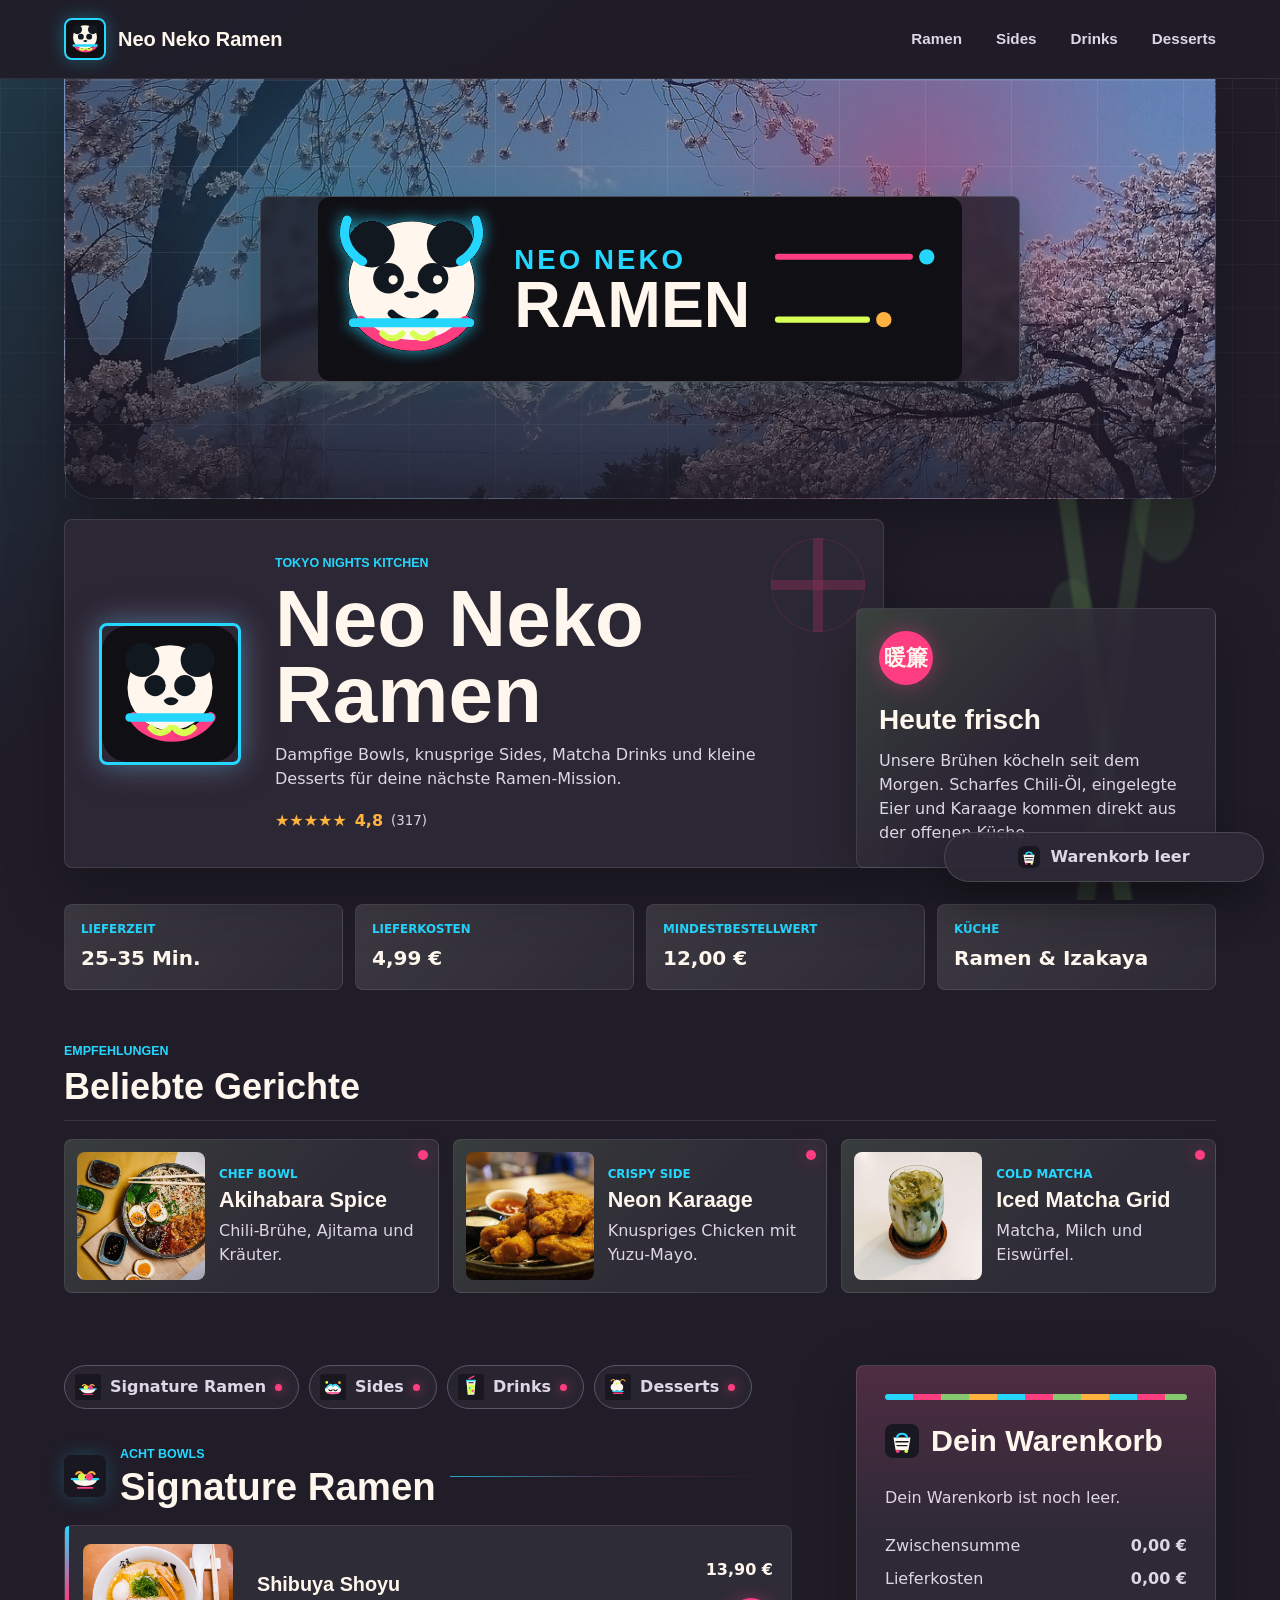
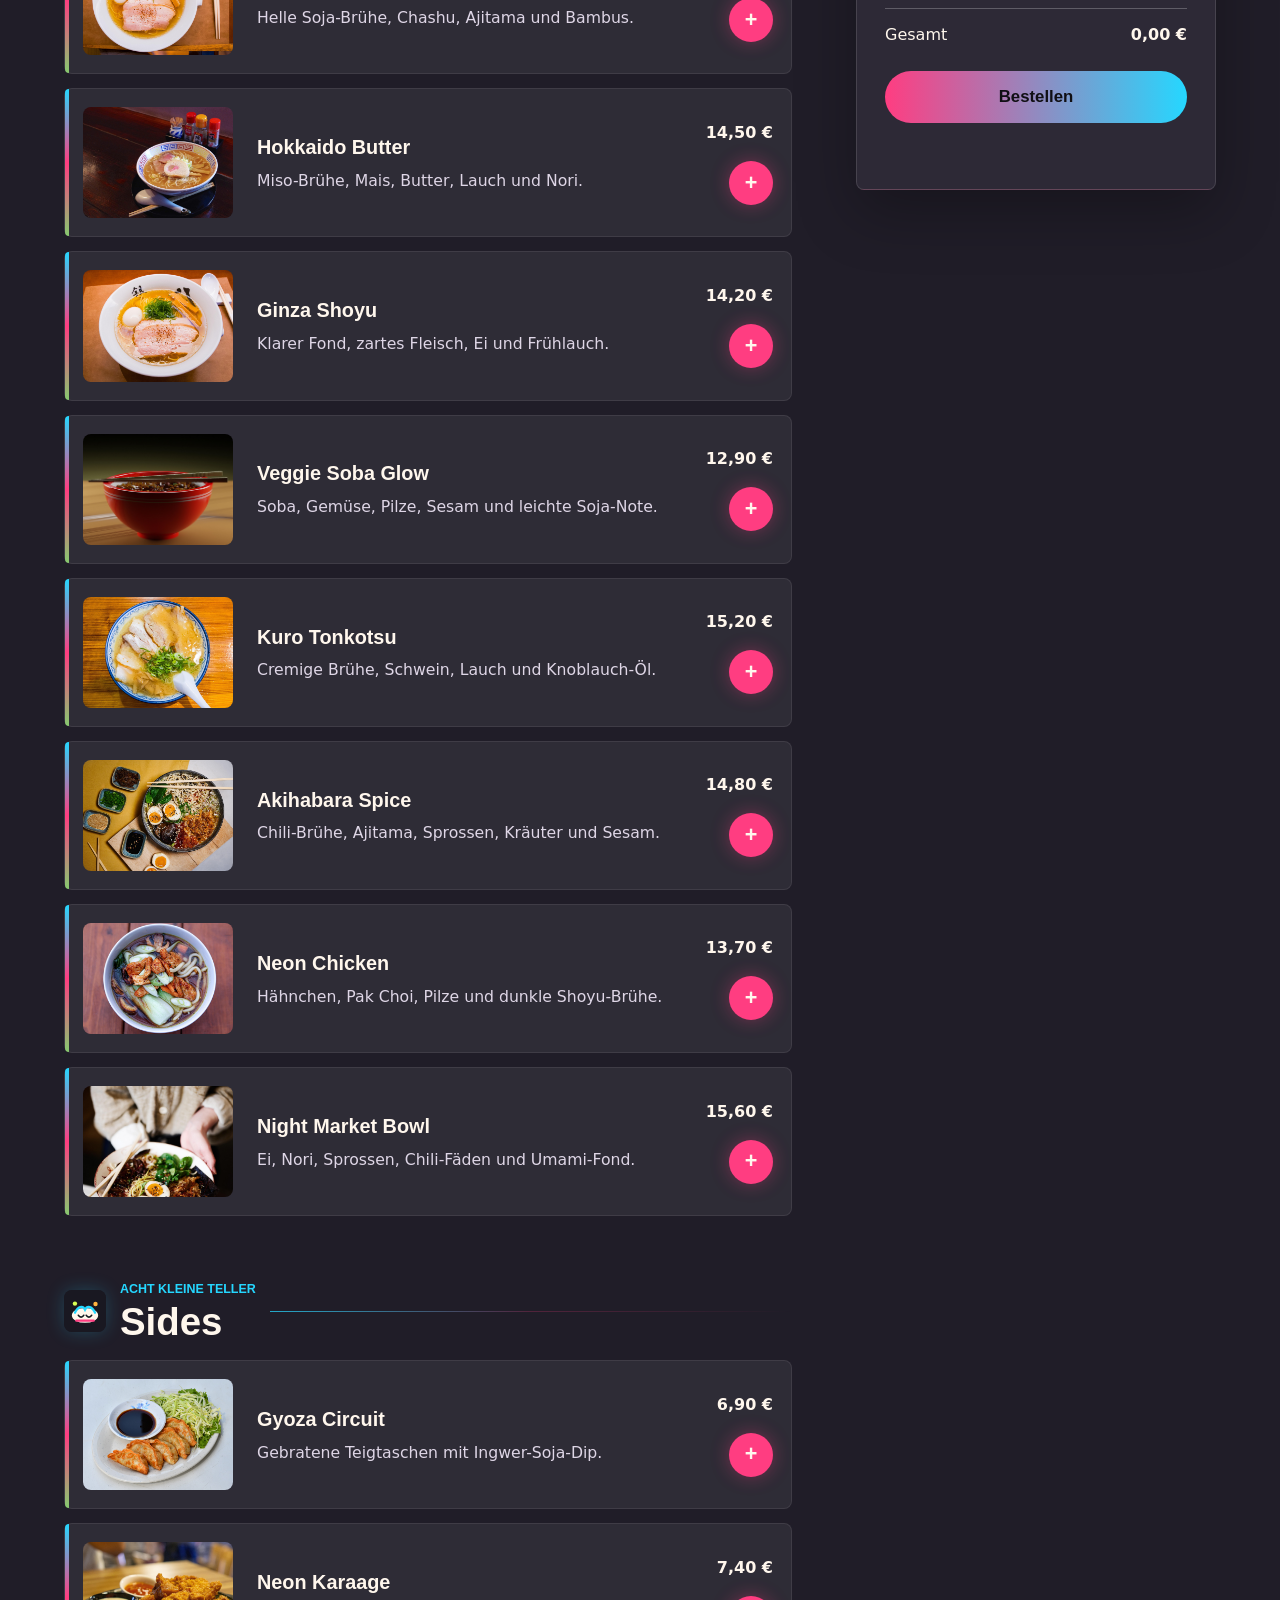
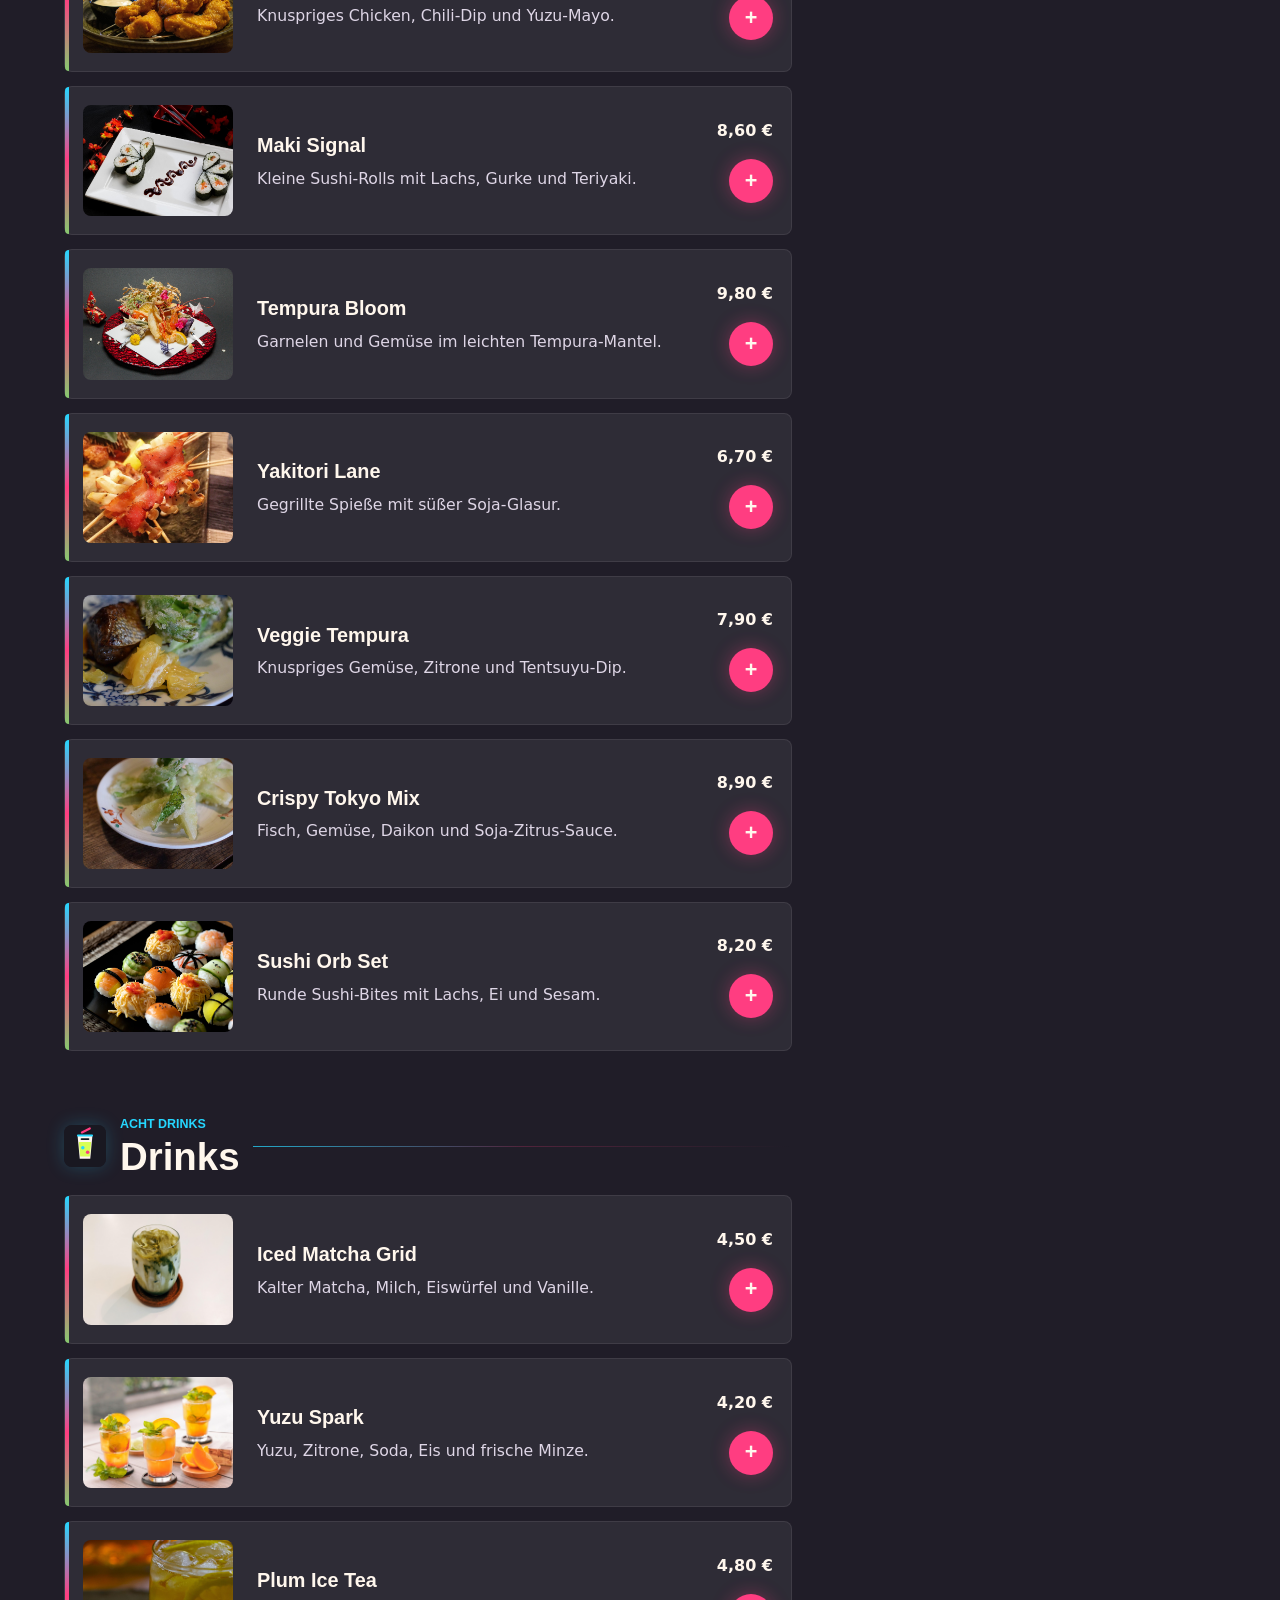
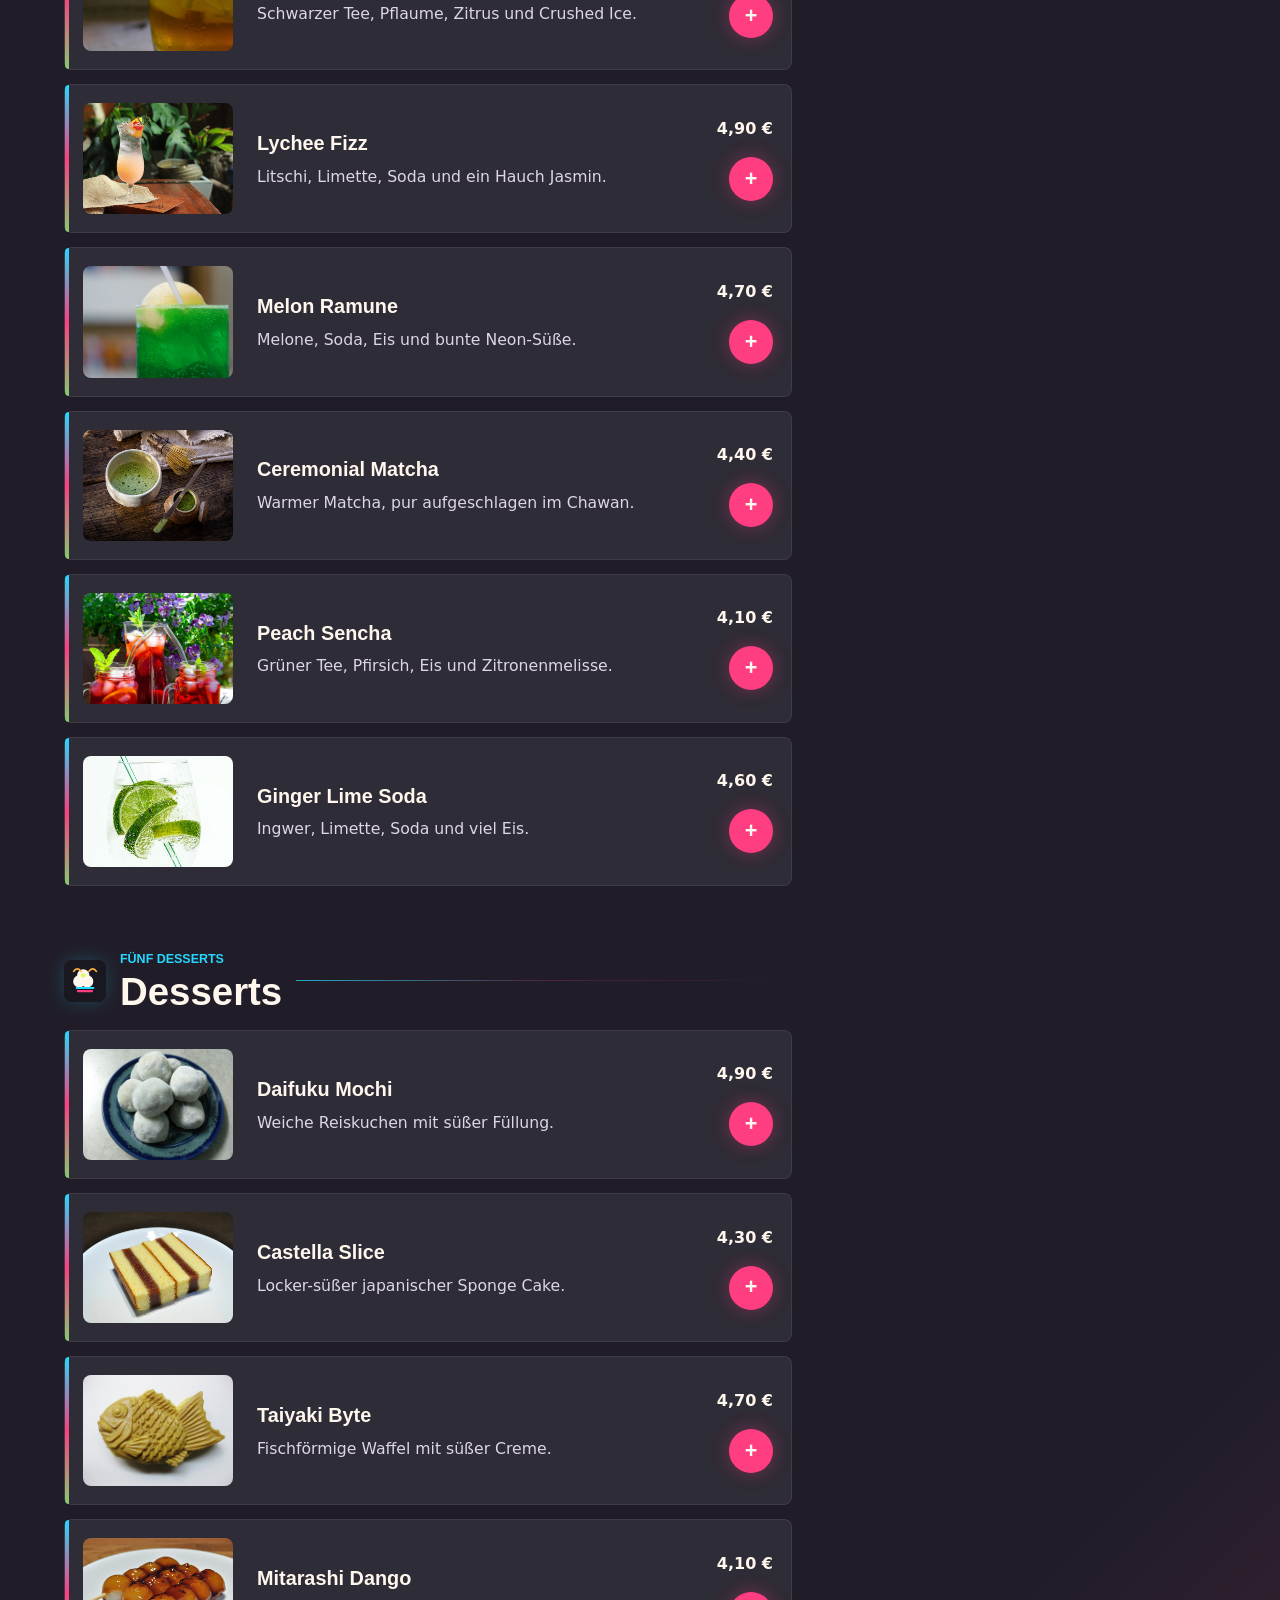
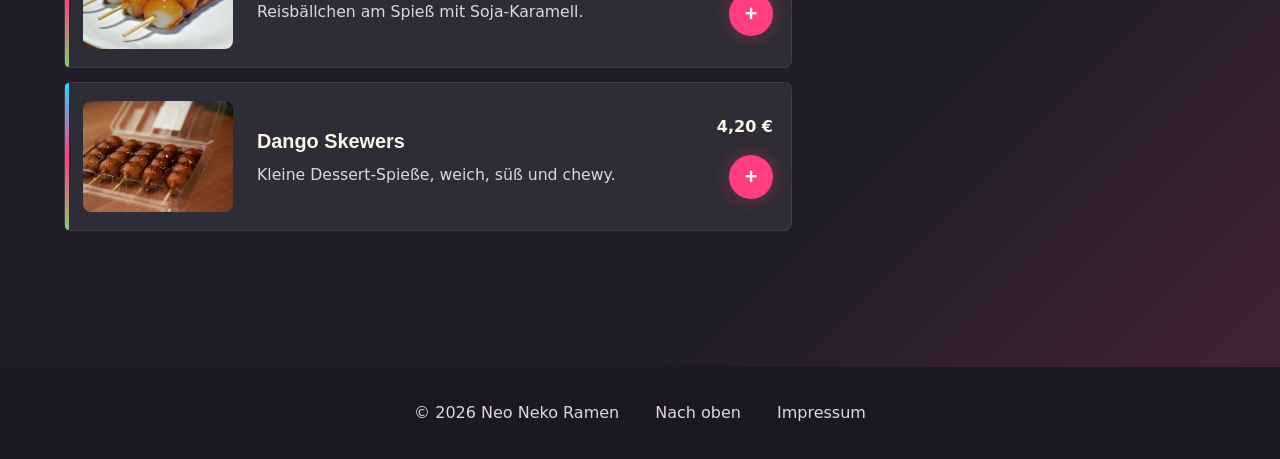
<file: index.html>
<!DOCTYPE html>
<html lang="de">
  <head>
    <meta charset="UTF-8">
    <meta name="viewport" content="width=device-width, initial-scale=1.0">
    <meta
      name="description"
      content="Bestellseite für ein Neo Tokyo Ramen Restaurant."
    >
    <title>Neo Neko Ramen</title>
    <link rel="icon" href="./assets/icons/favicon.svg" type="image/svg+xml">
    <link rel="stylesheet" href="./style.css">
  </head>
  <body>
    <div data-component="./components/app-shell.html"></div>
    <script src="./js/data/menu-data.js" defer></script>
    <script src="./js/components/molecules/templates.js" defer></script>
    <script src="./js/components/molecules/component-loader.js" defer></script>
    <script src="./js/components/molecules/mobile-menu.js" defer></script>
    <script src="./js/components/molecules/menu-renderer.js" defer></script>
    <script src="./js/components/molecules/add-feedback.js" defer></script>
    <script src="./js/components/molecules/basket-renderer.js" defer></script>
    <script src="./js/components/molecules/basket-controller.js" defer></script>
    <script src="./script.js" defer></script>
  </body>
</html>
</file>
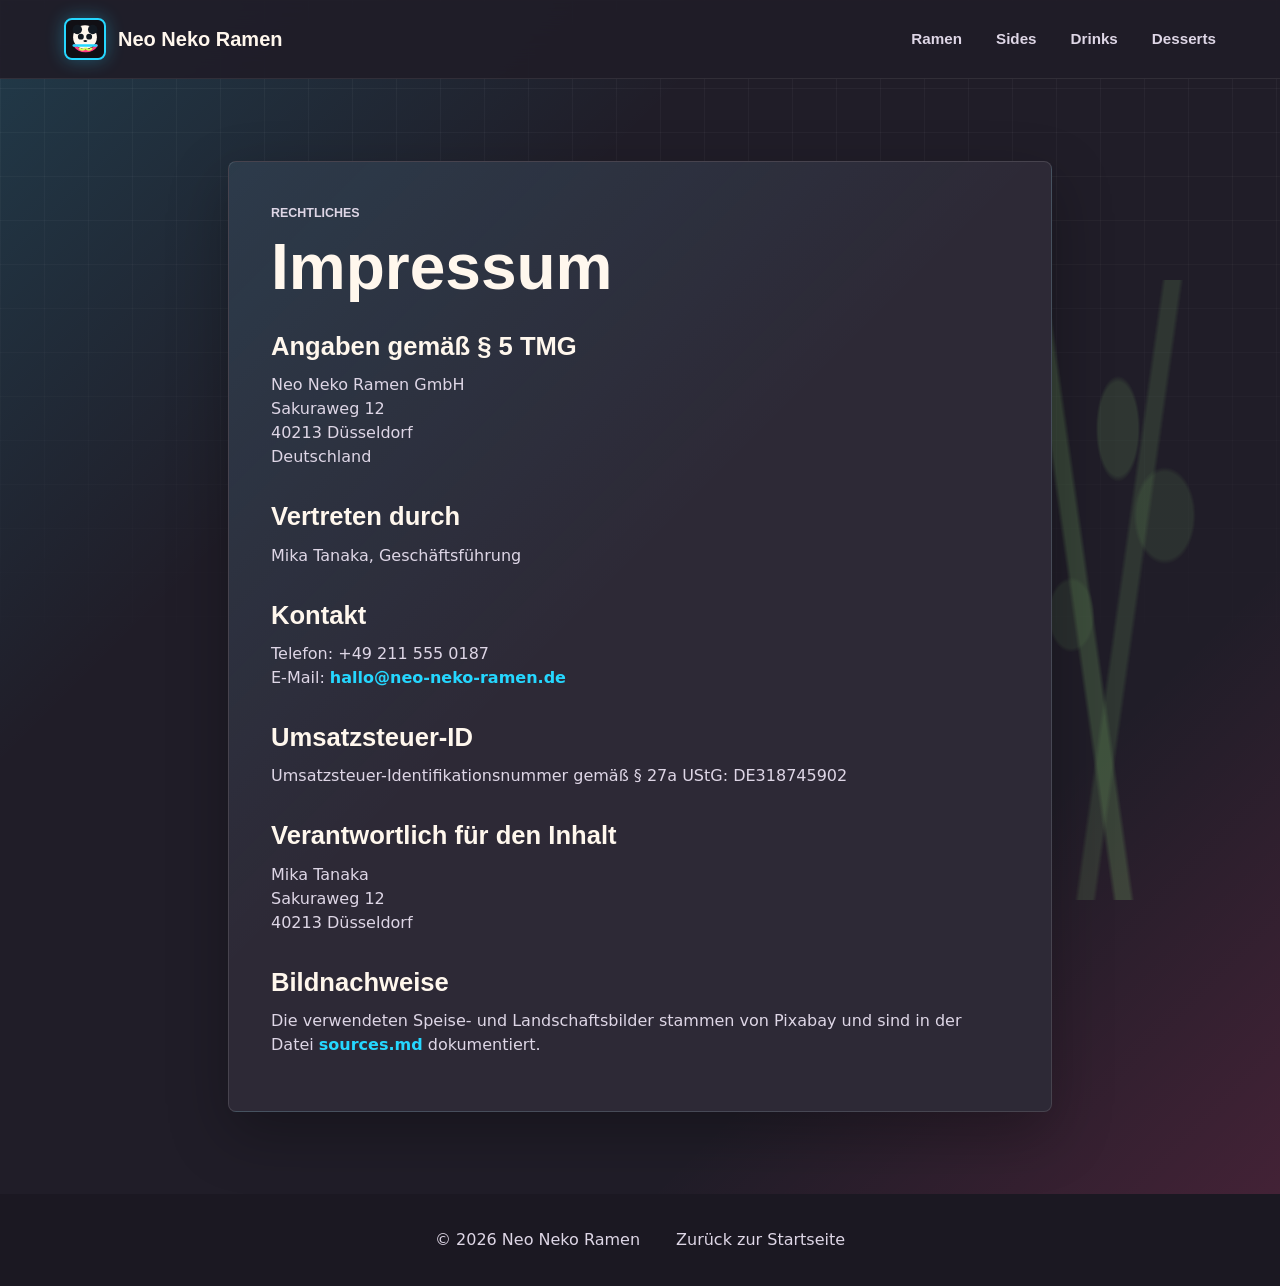
<file: impressum.html>
<!DOCTYPE html>
<html lang="de">
  <head>
    <meta charset="UTF-8">
    <meta name="viewport" content="width=device-width, initial-scale=1.0">
    <meta
      name="description"
      content="Impressum von Neo Neko Ramen."
    >
    <title>Impressum | Neo Neko Ramen</title>
    <link rel="icon" href="./assets/icons/favicon.svg" type="image/svg+xml">
    <link rel="stylesheet" href="./style.css">
  </head>
  <body>
    <header class="site-header">
      <a class="brand" href="./index.html" aria-label="Zur Startseite">
        <img
          class="brand-logo"
          src="./assets/icons/favicon.svg"
          alt=""
          width="42"
          height="42"
        >
        <span class="brand-name">Neo Neko Ramen</span>
      </a>

      <nav class="main-nav" aria-label="Seitennavigation" data-open>
        <a href="./index.html#ramen">Ramen</a>
        <a href="./index.html#sides">Sides</a>
        <a href="./index.html#drinks">Drinks</a>
        <a href="./index.html#desserts">Desserts</a>
      </nav>
    </header>

    <main class="legal-page">
      <article class="legal-card">
        <p class="kicker">Rechtliches</p>
        <h1>Impressum</h1>

        <h2>Angaben gemäß § 5 TMG</h2>
        <p>
          Neo Neko Ramen GmbH<br>
          Sakuraweg 12<br>
          40213 Düsseldorf<br>
          Deutschland
        </p>

        <h2>Vertreten durch</h2>
        <p>Mika Tanaka, Geschäftsführung</p>

        <h2>Kontakt</h2>
        <p>
          Telefon: +49 211 555 0187<br>
          E-Mail: <a href="mailto:hallo@neo-neko-ramen.de">hallo@neo-neko-ramen.de</a>
        </p>

        <h2>Umsatzsteuer-ID</h2>
        <p>Umsatzsteuer-Identifikationsnummer gemäß § 27a UStG: DE318745902</p>

        <h2>Verantwortlich für den Inhalt</h2>
        <p>
          Mika Tanaka<br>
          Sakuraweg 12<br>
          40213 Düsseldorf
        </p>

        <h2>Bildnachweise</h2>
        <p>
          Die verwendeten Speise- und Landschaftsbilder stammen von Pixabay und
          sind in der Datei <a href="./assets/img/sources.md">sources.md</a> dokumentiert.
        </p>
      </article>
    </main>

    <footer class="site-footer">
      <p>&copy; 2026 Neo Neko Ramen</p>
      <a href="./index.html">Zurück zur Startseite</a>
    </footer>
  </body>
</html>
</file>
<file: style.css>
@import url("./style/components/site-header.css");
@import url("./style/components/hero-section.css");
@import url("./style/components/restaurant-details.css");
@import url("./style/components/featured-menu.css");
@import url("./style/components/menu-content.css");
@import url("./style/components/basket.css");
@import url("./style/components/site-footer.css");
@import url("./style/components/legal-page.css");
@import url("./style/layout.css");

:root {
  --bg: #201d28;
  --surface: #2d2936;
  --surface-soft: #3a3445;
  --text: #fff7ed;
  --muted: #ded6e6;
  --line: #5c5368;
  --pink: #ff3d81;
  --cyan: #25d7ff;
  --lime: #d8ff54;
  --amber: #ffb23f;
  --bamboo: #86c96f;
  --paper: #fff7ed;
  --shadow: 0 22px 60px rgba(0, 0, 0, 0.28);
  --content-width: 1440px;
  --font-body: "Segoe UI", system-ui, -apple-system, BlinkMacSystemFont, sans-serif;
  --font-display: "Yu Gothic UI", "Yu Gothic", Meiryo, Bahnschrift, sans-serif;
}

* {
  box-sizing: border-box;
}

html {
  width: 100%;
  scroll-behavior: smooth;
}

body {
  width: 100%;
  margin: 0;
  color: var(--text);
  background:
    linear-gradient(135deg, rgba(37, 215, 255, 0.16), transparent 34rem),
    linear-gradient(315deg, rgba(255, 61, 129, 0.18), transparent 32rem),
    var(--bg);
  font-family: var(--font-body);
  line-height: 1.5;
}

body::before {
  position: fixed;
  inset: 0;
  z-index: -1;
  pointer-events: none;
  content: "";
  background-image:
    linear-gradient(rgba(255, 255, 255, 0.045) 1px, transparent 1px),
    linear-gradient(90deg, rgba(255, 255, 255, 0.045) 1px, transparent 1px);
  background-size: 44px 44px;
  mask-image: linear-gradient(to bottom, #000, transparent 80%);
}

body::after {
  position: fixed;
  right: 0;
  bottom: 0;
  z-index: -1;
  width: min(32vw, 360px);
  height: min(70vh, 620px);
  pointer-events: none;
  content: "";
  background:
    linear-gradient(82deg, transparent 0 43%, rgba(134, 201, 111, 0.4) 44% 47%, transparent 48%),
    linear-gradient(98deg, transparent 0 54%, rgba(134, 201, 111, 0.28) 55% 58%, transparent 59%),
    radial-gradient(ellipse at 55% 24%, rgba(134, 201, 111, 0.28) 0 7%, transparent 8%),
    radial-gradient(ellipse at 68% 38%, rgba(134, 201, 111, 0.22) 0 8%, transparent 9%),
    radial-gradient(ellipse at 42% 54%, rgba(134, 201, 111, 0.2) 0 7%, transparent 8%);
  opacity: 0.55;
}

a {
  color: inherit;
  text-decoration: none;
}

img {
  display: block;
  max-width: 100%;
}

button {
  min-height: 44px;
  border: 0;
  border-radius: 999px;
  color: inherit;
  font: inherit;
  cursor: pointer;
}

button:focus-visible,
a:focus-visible {
  outline: 3px solid var(--lime);
  outline-offset: 4px;
}

h1,
h2,
h3 {
  font-family: var(--font-display);
}

h1,
h2,
h3,
p {
  margin-top: 0;
}

button,
.brand-name,
.main-nav,
.kicker {
  font-family: var(--font-display);
}

.kicker {
  margin: 0 0 8px;
  color: var(--cyan);
  font-size: 0.78rem;
  font-weight: 900;
  text-transform: uppercase;
}
</file>
